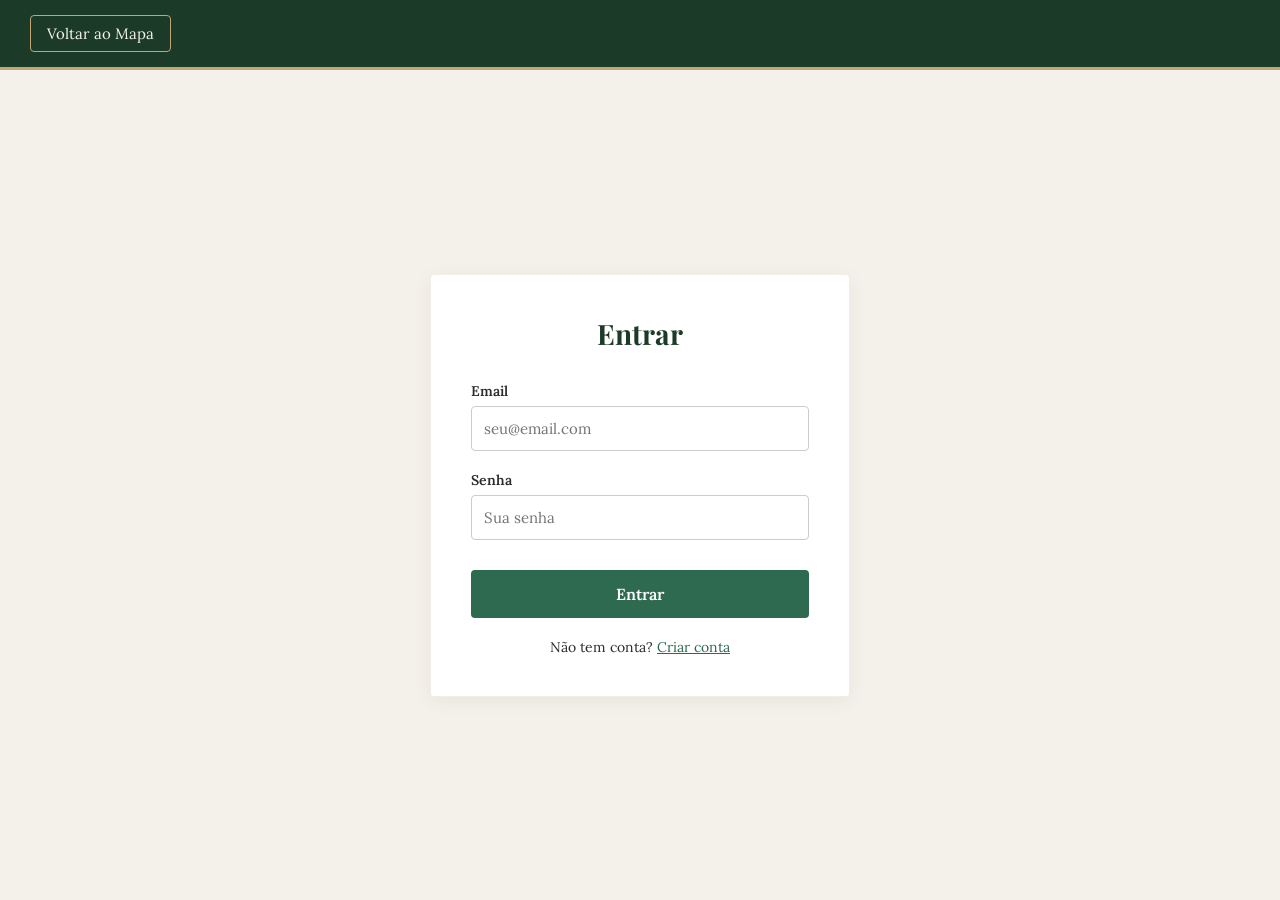
<file: login.html>
<!DOCTYPE html>
<html lang="pt-BR">
<head>
    <meta charset="UTF-8">
    <meta name="viewport" content="width=device-width, initial-scale=1.0">
    <meta http-equiv="Content-Security-Policy" content="
        default-src 'self';
        script-src 'self' 'unsafe-inline';
        style-src 'self' 'unsafe-inline';
        connect-src *;
    ">
    <title>Entrar - Mapa de Árvores</title>
    <link rel="stylesheet" href="fonts/fonts.css">
    <style>
        :root {
            --verde-profundo: #1b3b28;
            --verde-folha: #2d6a4f;
            --areia: #f4f1ea;
            --dourado: #c1a673;
            --texto: #2c2c2c;
        }

        * { box-sizing: border-box; }

        body {
            font-family: 'Lora', serif;
            background: var(--areia);
            color: var(--texto);
            margin: 0;
            min-height: 100vh;
            display: flex;
            flex-direction: column;
        }

        .navbar {
            height: 70px;
            background: var(--verde-profundo);
            border-bottom: 3px solid var(--dourado);
            display: flex;
            align-items: center;
            padding: 0 30px;
        }

        .voltar {
            color: var(--areia);
            text-decoration: none;
            font-size: 15px;
            padding: 8px 16px;
            border: 1px solid var(--dourado);
            border-radius: 4px;
            font-family: 'Lora', serif;
            transition: all 0.3s ease;
        }

        .voltar:hover { background: var(--dourado); color: var(--verde-profundo); }

        .container {
            flex: 1;
            display: flex;
            align-items: center;
            justify-content: center;
            padding: 40px 20px;
        }

        .card {
            background: white;
            padding: 40px;
            border-radius: 4px;
            box-shadow: 0 4px 20px rgba(0,0,0,0.05);
            border: 1px solid rgba(193, 166, 115, 0.2);
            width: 100%;
            max-width: 420px;
        }

        .card h1 {
            font-family: 'Playfair Display', serif;
            color: var(--verde-profundo);
            font-size: 28px;
            text-align: center;
            margin: 0 0 30px;
        }

        .form-group {
            margin-bottom: 20px;
        }

        .form-group label {
            display: block;
            margin-bottom: 6px;
            font-weight: 600;
            font-size: 14px;
        }

        .form-group input {
            width: 100%;
            padding: 12px;
            border: 1px solid #ccc;
            border-radius: 4px;
            font-family: 'Lora', serif;
            font-size: 15px;
            transition: border-color 0.3s;
        }

        .form-group input:focus {
            outline: none;
            border-color: var(--dourado);
        }

        .btn-acao {
            width: 100%;
            padding: 14px;
            border: none;
            border-radius: 4px;
            cursor: pointer;
            font-size: 16px;
            font-family: 'Lora', serif;
            font-weight: 600;
            transition: 0.3s;
            background: var(--verde-folha);
            color: white;
            margin-top: 10px;
        }

        .btn-acao:hover { background: var(--verde-profundo); }

        .btn-acao:disabled {
            opacity: 0.6;
            cursor: not-allowed;
        }

        .toggle-link {
            text-align: center;
            margin-top: 20px;
            font-size: 14px;
        }

        .toggle-link a {
            color: var(--verde-folha);
            cursor: pointer;
            text-decoration: underline;
        }

        .toggle-link a:hover {
            color: var(--verde-profundo);
        }

        .erro {
            background: #fef2f2;
            color: #b91c1c;
            border: 1px solid #fecaca;
            padding: 10px 14px;
            border-radius: 4px;
            font-size: 14px;
            margin-bottom: 20px;
            display: none;
        }

        .erro.show { display: block; }

        .cadastro-fields {
            display: none;
        }

        .cadastro-fields.show {
            display: block;
        }

        .consent-group {
            display: none;
            margin-bottom: 20px;
            font-size: 13px;
            line-height: 1.5;
        }

        .consent-group.show {
            display: flex;
            align-items: flex-start;
            gap: 8px;
        }

        .consent-group input {
            margin-top: 3px;
            flex-shrink: 0;
        }

        .consent-group a {
            color: var(--verde-folha);
        }
    </style>
</head>
<body>
    <nav class="navbar">
        <a href="index.html" class="voltar">Voltar ao Mapa</a>
    </nav>

    <div class="container">
        <div class="card">
            <h1 id="titulo">Entrar</h1>

            <div class="erro" id="erro"></div>

            <form id="formAuth">
                    <div class="cadastro-fields" id="cadastroFields">
                        <div class="form-group">
                            <label for="inputNome">Nome</label>
                            <input type="text" id="inputNome" placeholder="Seu nome" autocomplete="name">
                        </div>
                        <div class="form-group">
                            <label for="inputDisplayName">Nome de exibição (apelido)</label>
                            <input type="text" id="inputDisplayName" placeholder="Como você quer aparecer" autocomplete="nickname">
                        </div>
                        <div class="consent-group" id="consentGroup">
                            <input type="checkbox" id="inputConsent">
                            <label for="inputConsent">Aceito a <a href="privacidade.html" target="_blank">Política de Privacidade</a> e concordo com o tratamento dos meus dados pessoais.</label>
                        </div>
                    </div>

                <div class="form-group">
                    <label for="inputEmail">Email</label>
                    <input type="email" id="inputEmail" placeholder="seu@email.com" required autocomplete="email">
                </div>

                <div class="form-group">
                    <label for="inputSenha">Senha</label>
                    <input type="password" id="inputSenha" placeholder="Sua senha" required autocomplete="current-password">
                </div>

                <button type="submit" class="btn-acao" id="btnSubmit">Entrar</button>
            </form>

            <div class="toggle-link">
                <span id="toggleTexto">Não tem conta?</span>
                <a id="toggleLink">Criar conta</a>
            </div>
        </div>
    </div>

    <script src="config.js"></script>
    <script src="auth.js"></script>
    <script>
        let isCadastro = false;

        const titulo = document.getElementById('titulo');
        const form = document.getElementById('formAuth');
        const btnSubmit = document.getElementById('btnSubmit');
        const erro = document.getElementById('erro');
        const cadastroFields = document.getElementById('cadastroFields');
        const inputNome = document.getElementById('inputNome');
        const inputDisplayName = document.getElementById('inputDisplayName');
        const inputEmail = document.getElementById('inputEmail');
        const inputSenha = document.getElementById('inputSenha');
        const toggleTexto = document.getElementById('toggleTexto');
        const toggleLink = document.getElementById('toggleLink');
        const consentGroup = document.getElementById('consentGroup');
        const inputConsent = document.getElementById('inputConsent');

        toggleLink.addEventListener('click', () => {
            isCadastro = !isCadastro;
            if (isCadastro) {
                titulo.textContent = 'Criar Conta';
                btnSubmit.textContent = 'Cadastrar';
                toggleTexto.textContent = 'Já tem conta?';
                toggleLink.textContent = 'Fazer login';
                cadastroFields.classList.add('show');
                consentGroup.classList.add('show');
                inputSenha.autocomplete = 'new-password';
            } else {
                titulo.textContent = 'Entrar';
                btnSubmit.textContent = 'Entrar';
                toggleTexto.textContent = 'Não tem conta?';
                toggleLink.textContent = 'Criar conta';
                cadastroFields.classList.remove('show');
                consentGroup.classList.remove('show');
                inputSenha.autocomplete = 'current-password';
            }
            erro.classList.remove('show');
        });

        form.addEventListener('submit', async (e) => {
            e.preventDefault();
            erro.classList.remove('show');
            btnSubmit.disabled = true;
            btnSubmit.textContent = isCadastro ? 'Cadastrando...' : 'Entrando...';

            try {
                if (isCadastro) {
                    const nome = inputNome.value.trim();
                    if (!nome) throw new Error('Nome é obrigatório');
                    if (!inputConsent.checked) throw new Error('Você precisa aceitar a Política de Privacidade');
                    await register(nome, inputDisplayName.value.trim(), inputEmail.value, inputSenha.value);
                } else {
                    await login(inputEmail.value, inputSenha.value);
                }
                window.location.href = 'index.html';
            } catch (err) {
                erro.textContent = err.message;
                erro.classList.add('show');
            } finally {
                btnSubmit.disabled = false;
                btnSubmit.textContent = isCadastro ? 'Cadastrar' : 'Entrar';
            }
        });
    </script>
</body>
</html>
</file>
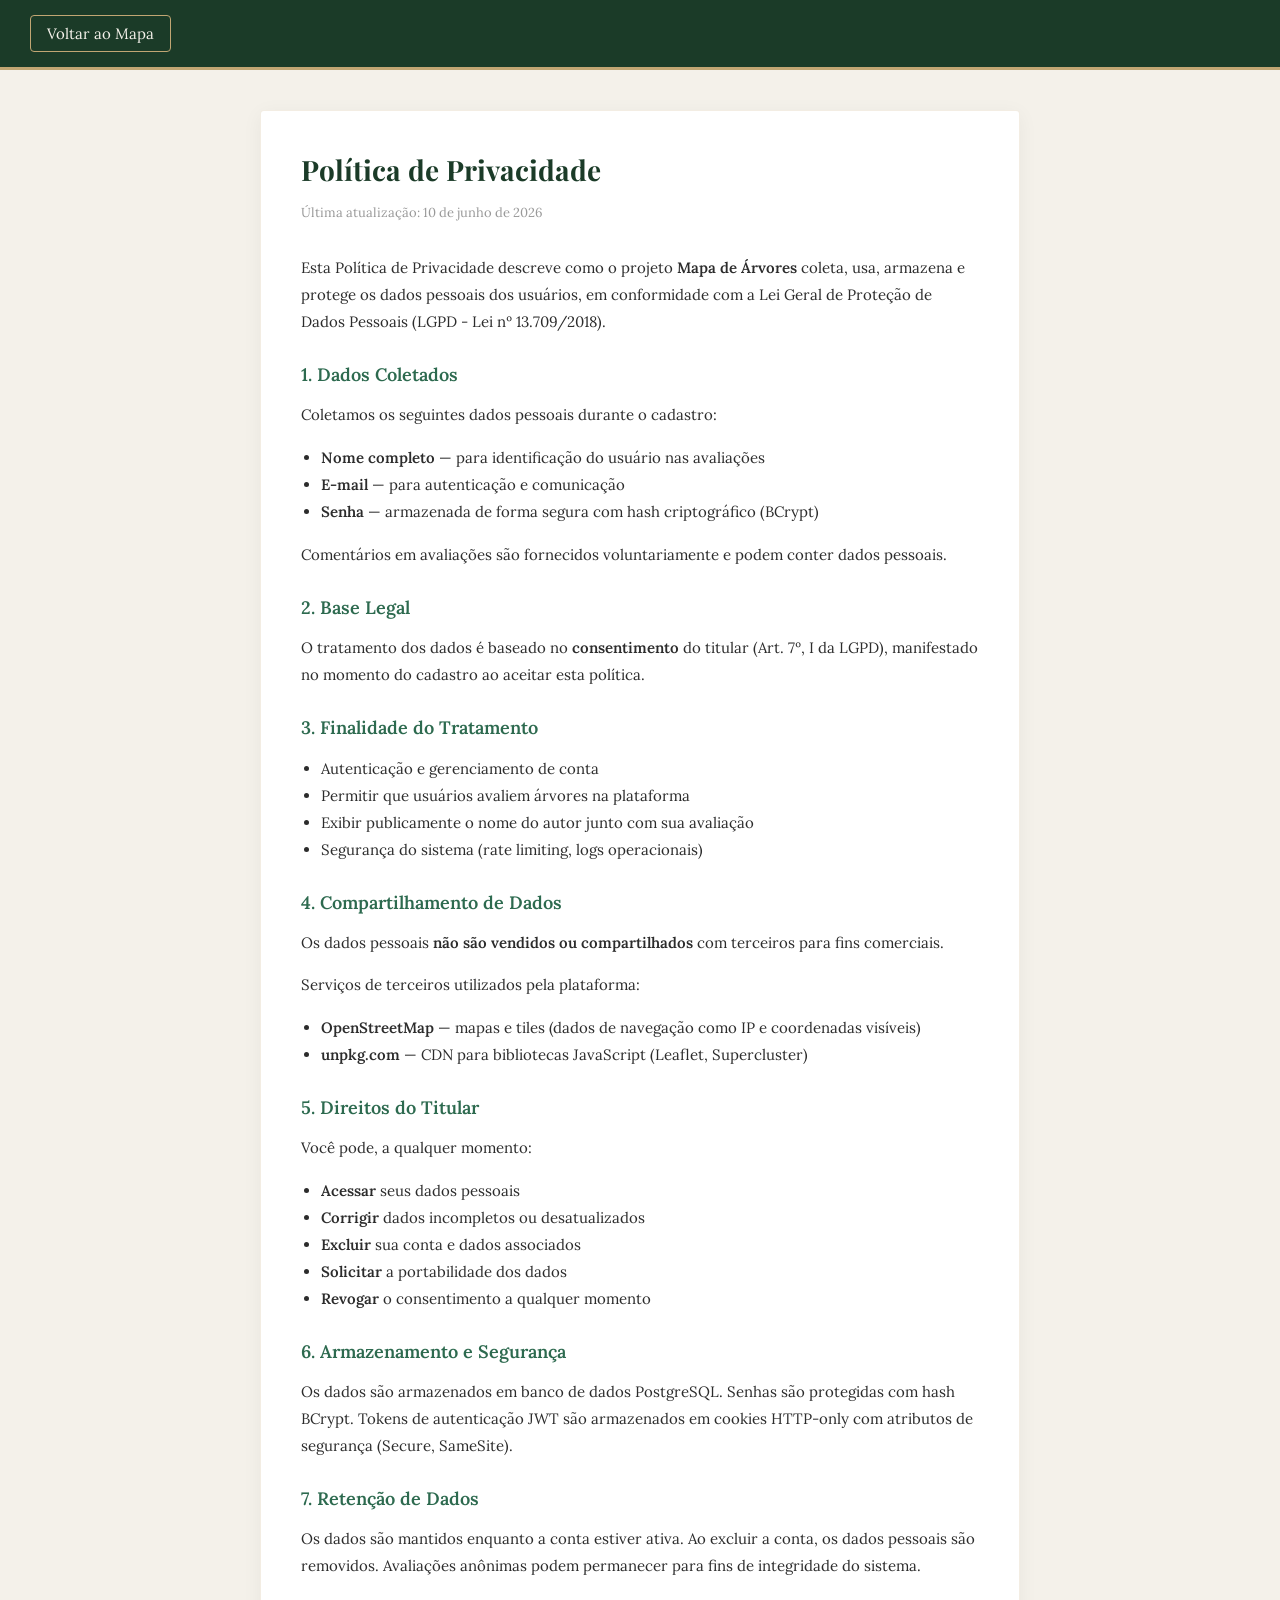
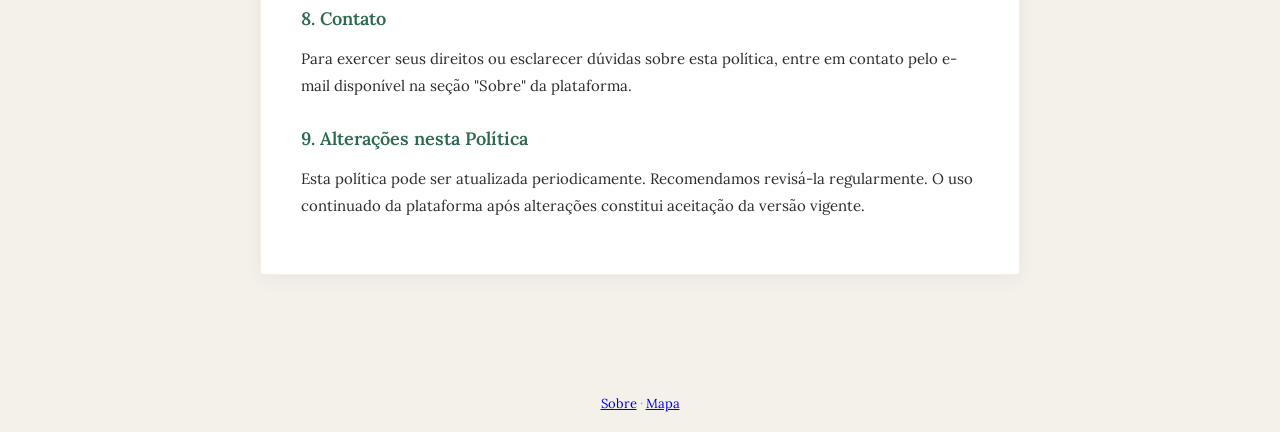
<file: privacidade.html>
<!DOCTYPE html>
<html lang="pt-BR">
<head>
    <meta charset="UTF-8">
    <meta name="viewport" content="width=device-width, initial-scale=1.0">
    <title>Política de Privacidade - Mapa de Árvores</title>
    <link rel="stylesheet" href="fonts/fonts.css">
    <style>
        :root {
            --verde-profundo: #1b3b28;
            --verde-folha: #2d6a4f;
            --areia: #f4f1ea;
            --dourado: #c1a673;
            --texto: #2c2c2c;
        }
        * { box-sizing: border-box; }
        body {
            font-family: 'Lora', serif;
            background: var(--areia);
            color: var(--texto);
            margin: 0;
            min-height: 100vh;
            display: flex;
            flex-direction: column;
        }
        .navbar {
            height: 70px;
            background: var(--verde-profundo);
            border-bottom: 3px solid var(--dourado);
            display: flex;
            align-items: center;
            padding: 0 30px;
        }
        .voltar {
            color: var(--areia);
            text-decoration: none;
            font-size: 15px;
            padding: 8px 16px;
            border: 1px solid var(--dourado);
            border-radius: 4px;
            font-family: 'Lora', serif;
            transition: all 0.3s ease;
        }
        .voltar:hover { background: var(--dourado); color: var(--verde-profundo); }
        .container {
            flex: 1;
            max-width: 800px;
            margin: 40px auto;
            padding: 0 20px 60px;
        }
        .card {
            background: white;
            padding: 40px;
            border-radius: 4px;
            box-shadow: 0 4px 20px rgba(0,0,0,0.05);
            border: 1px solid rgba(193, 166, 115, 0.2);
        }
        h1 {
            font-family: 'Playfair Display', serif;
            color: var(--verde-profundo);
            font-size: 28px;
            margin: 0 0 8px;
        }
        .atualizado {
            color: #999;
            font-size: 13px;
            margin-bottom: 30px;
        }
        h2 {
            color: var(--verde-folha);
            font-size: 18px;
            margin: 28px 0 8px;
        }
        p, li {
            font-size: 15px;
            line-height: 1.8;
        }
        ul { padding-left: 20px; }
        .footer {
            text-align: center;
            padding: 20px;
            font-size: 13px;
            color: #999;
        }
    </style>
</head>
<body>
    <nav class="navbar">
        <a href="index.html" class="voltar">Voltar ao Mapa</a>
    </nav>

    <div class="container">
        <div class="card">
            <h1>Política de Privacidade</h1>
            <p class="atualizado">Última atualização: 10 de junho de 2026</p>

            <p>Esta Política de Privacidade descreve como o projeto <strong>Mapa de Árvores</strong> coleta, usa, armazena e protege os dados pessoais dos usuários, em conformidade com a Lei Geral de Proteção de Dados Pessoais (LGPD - Lei nº 13.709/2018).</p>

            <h2>1. Dados Coletados</h2>
            <p>Coletamos os seguintes dados pessoais durante o cadastro:</p>
            <ul>
                <li><strong>Nome completo</strong> — para identificação do usuário nas avaliações</li>
                <li><strong>E-mail</strong> — para autenticação e comunicação</li>
                <li><strong>Senha</strong> — armazenada de forma segura com hash criptográfico (BCrypt)</li>
            </ul>
            <p>Comentários em avaliações são fornecidos voluntariamente e podem conter dados pessoais.</p>

            <h2>2. Base Legal</h2>
            <p>O tratamento dos dados é baseado no <strong>consentimento</strong> do titular (Art. 7º, I da LGPD), manifestado no momento do cadastro ao aceitar esta política.</p>

            <h2>3. Finalidade do Tratamento</h2>
            <ul>
                <li>Autenticação e gerenciamento de conta</li>
                <li>Permitir que usuários avaliem árvores na plataforma</li>
                <li>Exibir publicamente o nome do autor junto com sua avaliação</li>
                <li>Segurança do sistema (rate limiting, logs operacionais)</li>
            </ul>

            <h2>4. Compartilhamento de Dados</h2>
            <p>Os dados pessoais <strong>não são vendidos ou compartilhados</strong> com terceiros para fins comerciais.</p>
            <p>Serviços de terceiros utilizados pela plataforma:</p>
            <ul>
                <li><strong>OpenStreetMap</strong> — mapas e tiles (dados de navegação como IP e coordenadas visíveis)</li>
                <li><strong>unpkg.com</strong> — CDN para bibliotecas JavaScript (Leaflet, Supercluster)</li>
            </ul>

            <h2>5. Direitos do Titular</h2>
            <p>Você pode, a qualquer momento:</p>
            <ul>
                <li><strong>Acessar</strong> seus dados pessoais</li>
                <li><strong>Corrigir</strong> dados incompletos ou desatualizados</li>
                <li><strong>Excluir</strong> sua conta e dados associados</li>
                <li><strong>Solicitar</strong> a portabilidade dos dados</li>
                <li><strong>Revogar</strong> o consentimento a qualquer momento</li>
            </ul>

            <h2>6. Armazenamento e Segurança</h2>
            <p>Os dados são armazenados em banco de dados PostgreSQL. Senhas são protegidas com hash BCrypt. Tokens de autenticação JWT são armazenados em cookies HTTP-only com atributos de segurança (Secure, SameSite).</p>

            <h2>7. Retenção de Dados</h2>
            <p>Os dados são mantidos enquanto a conta estiver ativa. Ao excluir a conta, os dados pessoais são removidos. Avaliações anônimas podem permanecer para fins de integridade do sistema.</p>

            <h2>8. Contato</h2>
            <p>Para exercer seus direitos ou esclarecer dúvidas sobre esta política, entre em contato pelo e-mail disponível na seção "Sobre" da plataforma.</p>

            <h2>9. Alterações nesta Política</h2>
            <p>Esta política pode ser atualizada periodicamente. Recomendamos revisá-la regularmente. O uso continuado da plataforma após alterações constitui aceitação da versão vigente.</p>
        </div>
    </div>

    <div class="footer">
        <a href="sobre.html">Sobre</a> &middot; <a href="index.html">Mapa</a>
    </div>
</body>
</html>
</file>
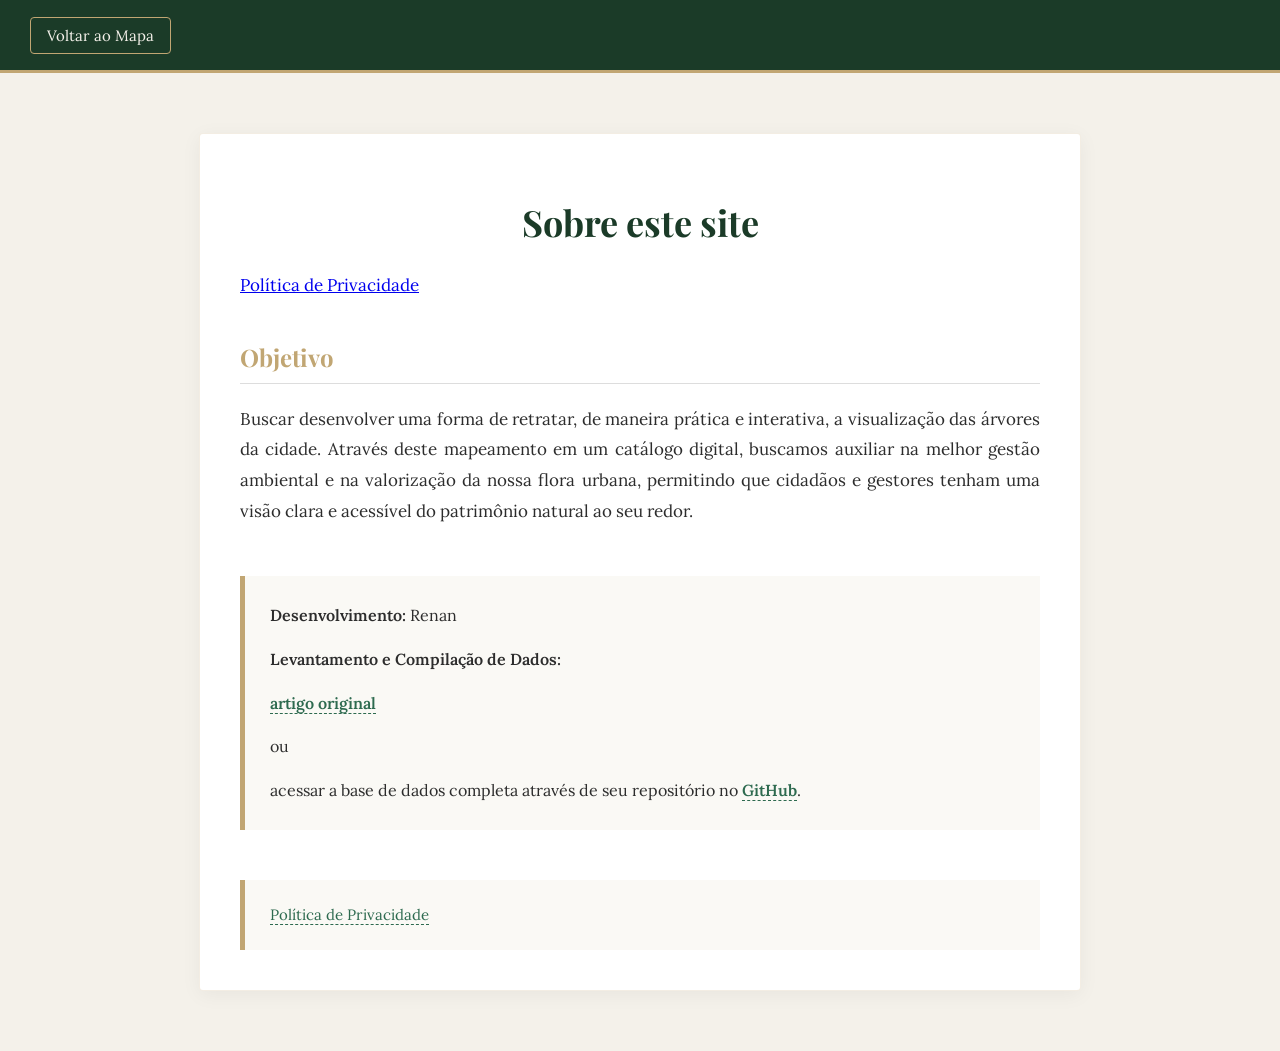
<file: sobre.html>
<!DOCTYPE html>
<html lang="pt-BR">
<head>
    <meta charset="UTF-8">
    <meta name="viewport" content="width=device-width, initial-scale=1.0">
    <title>Sobre - Mapa de Árvores</title>
    <link rel="stylesheet" href="fonts/fonts.css">
    <style>
        :root {
            --verde-profundo: #1b3b28;
            --verde-folha: #2d6a4f;
            --areia: #f4f1ea;
            --dourado: #c1a673;
            --texto: #2c2c2c;
        }

        body { font-family: 'Lora', serif; background: var(--areia); color: var(--texto); margin: 0; }
        
        .navbar {
            height: 70px;
            background: var(--verde-profundo);
            border-bottom: 3px solid var(--dourado);
            display: flex;
            align-items: center;
            padding: 0 30px;
        }
        
        .voltar {
            color: var(--areia);
            text-decoration: none;
            font-size: 15px;
            padding: 8px 16px;
            border: 1px solid var(--dourado);
            border-radius: 4px;
            font-family: 'Lora', serif;
            transition: all 0.3s ease;
        }

        .voltar:hover { background: var(--dourado); color: var(--verde-profundo); }

        .container {
            max-width: 800px;
            margin: 60px auto;
            padding: 40px;
            background: white;
            border-radius: 4px;
            box-shadow: 0 4px 20px rgba(0,0,0,0.05);
            border: 1px solid rgba(193, 166, 115, 0.2);
        }
        
        h1 { font-family: 'Playfair Display', serif; color: var(--verde-profundo); font-size: 36px; text-align: center; }
        h2 { font-family: 'Playfair Display', serif; color: var(--dourado); border-bottom: 1px solid #ddd; padding-bottom: 10px; margin-top: 40px;}
        p { line-height: 1.8; font-size: 17px; text-align: justify; }

        .creditos { 
            margin-top: 50px; 
            background: #faf9f5; 
            padding: 25px; 
            border-left: 5px solid var(--dourado); 
        }
        
        .creditos p { margin-top: 0; margin-bottom: 15px; font-size: 16px;}
        .creditos p:last-child { margin-bottom: 0; }
        
        /* Estilo elegante para os links de crédito */
        .link-credito {
            color: var(--verde-folha);
            text-decoration: none;
            font-weight: 600;
            border-bottom: 1px dashed var(--verde-folha);
            transition: color 0.3s, border-color 0.3s;
        }
        
        .link-credito:hover {
            color: var(--verde-profundo);
            border-bottom: 1px solid var(--verde-profundo);
        }

        .auth-section {
            margin-top: 50px;
            padding: 25px;
            background: #faf9f5;
            border-left: 5px solid var(--dourado);
            display: flex;
            flex-wrap: wrap;
            align-items: center;
            gap: 15px;
        }

        .auth-section .btn-auth {
            background: transparent;
            border: 1px solid var(--verde-folha);
            color: var(--verde-folha);
            font-family: 'Lora', serif;
            font-size: 15px;
            padding: 8px 18px;
            border-radius: 4px;
            cursor: pointer;
            transition: all 0.3s ease;
        }

        .auth-section .btn-auth:hover {
            background: var(--verde-folha);
            color: #fff;
        }

        .auth-section .btn-auth.btn-danger:hover {
            background: #a33;
            border-color: #a33;
            color: #fff;
        }

        .auth-section .link-privacidade {
            color: var(--verde-folha);
            text-decoration: none;
            font-size: 15px;
            border-bottom: 1px dashed var(--verde-folha);
            transition: color 0.3s, border-color 0.3s;
        }

        .auth-section .link-privacidade:hover {
            color: var(--verde-profundo);
            border-bottom: 1px solid var(--verde-profundo);
        }

        @media (max-width: 600px) {
            .container { margin: 40px 15px; padding: 25px; }
            h1 { font-size: 28px; }
        }
    </style>
</head>
<body>
    <nav class="navbar">
        <a href="index.html" class="voltar">Voltar ao Mapa</a>
    </nav>

    <div class="container">
        <h1>Sobre este site</h1>

        <p><a href="privacidade.html">Política de Privacidade</a></p>

        <h2>Objetivo</h2>
        <p>Buscar desenvolver uma forma de retratar, de maneira prática e interativa, a visualização das árvores da cidade. Através deste mapeamento em um catálogo digital, buscamos auxiliar na melhor gestão ambiental e na valorização da nossa flora urbana, permitindo que cidadãos e gestores tenham uma visão clara e acessível do patrimônio natural ao seu redor.</p>
        
        <div class="creditos">
            <p><strong>Desenvolvimento:</strong> Renan</p>
            
            <p><strong>Levantamento e Compilação de Dados:</strong>
                <p><a href="https://www.brunomioto.com/posts/trees_mga/pt/#as-%C3%A1rvores" target="_blank" class="link-credito">artigo original</a> </p>
                <p>ou </p>
                <p>acessar a base de dados completa através de seu repositório no <a href="https://github.com/brunomioto/arvores_mga" target="_blank" class="link-credito">GitHub</a>.</p>
        </div>

        <div class="auth-section">
            <button class="btn-auth" id="btnExcluirConta" style="display:none;">Excluir Conta</button>
            <button class="btn-auth" id="btnRevogarConsentimento" style="display:none;">Revogar Consentimento</button>
            <a href="privacidade.html" class="link-privacidade">Política de Privacidade</a>
        </div>
    </div>

    <script src="config.js"></script>
    <script src="auth.js"></script>
    <script>
        const btnExcluirConta = document.getElementById('btnExcluirConta');
        const btnRevogarConsentimento = document.getElementById('btnRevogarConsentimento');

        btnExcluirConta.addEventListener('click', deleteAccount);
        btnRevogarConsentimento.addEventListener('click', revokeConsent);

        (async () => {
            await checkAuth();
            if (isAuthenticated()) {
                btnExcluirConta.style.display = 'inline-block';
                btnRevogarConsentimento.style.display = 'inline-block';
            } else {
                btnExcluirConta.style.display = 'none';
                btnRevogarConsentimento.style.display = 'none';
            }
        })();
    </script>
</body>
</html>
</file>
<file: fonts/fonts.css>
@font-face {
  font-family: 'Lora';
  font-style: italic;
  font-weight: 400;
  font-display: swap;
  src: url('0QI8MX1D_JOuMw_hLdO6T2wV9KnW-MoFkqg.ttf') format('truetype');
}
@font-face {
  font-family: 'Lora';
  font-style: normal;
  font-weight: 400;
  font-display: swap;
  src: url('0QI6MX1D_JOuGQbT0gvTJPa787weuyJG.ttf') format('truetype');
}
@font-face {
  font-family: 'Lora';
  font-style: normal;
  font-weight: 600;
  font-display: swap;
  src: url('0QI6MX1D_JOuGQbT0gvTJPa787zAvCJG.ttf') format('truetype');
}
@font-face {
  font-family: 'Playfair Display';
  font-style: normal;
  font-weight: 600;
  font-display: swap;
  src: url('nuFvD-vYSZviVYUb_rj3ij__anPXJzDwcbmjWBN2PKebukDQ.ttf') format('truetype');
}
@font-face {
  font-family: 'Playfair Display';
  font-style: normal;
  font-weight: 700;
  font-display: swap;
  src: url('nuFvD-vYSZviVYUb_rj3ij__anPXJzDwcbmjWBN2PKeiukDQ.ttf') format('truetype');
}
</file>
